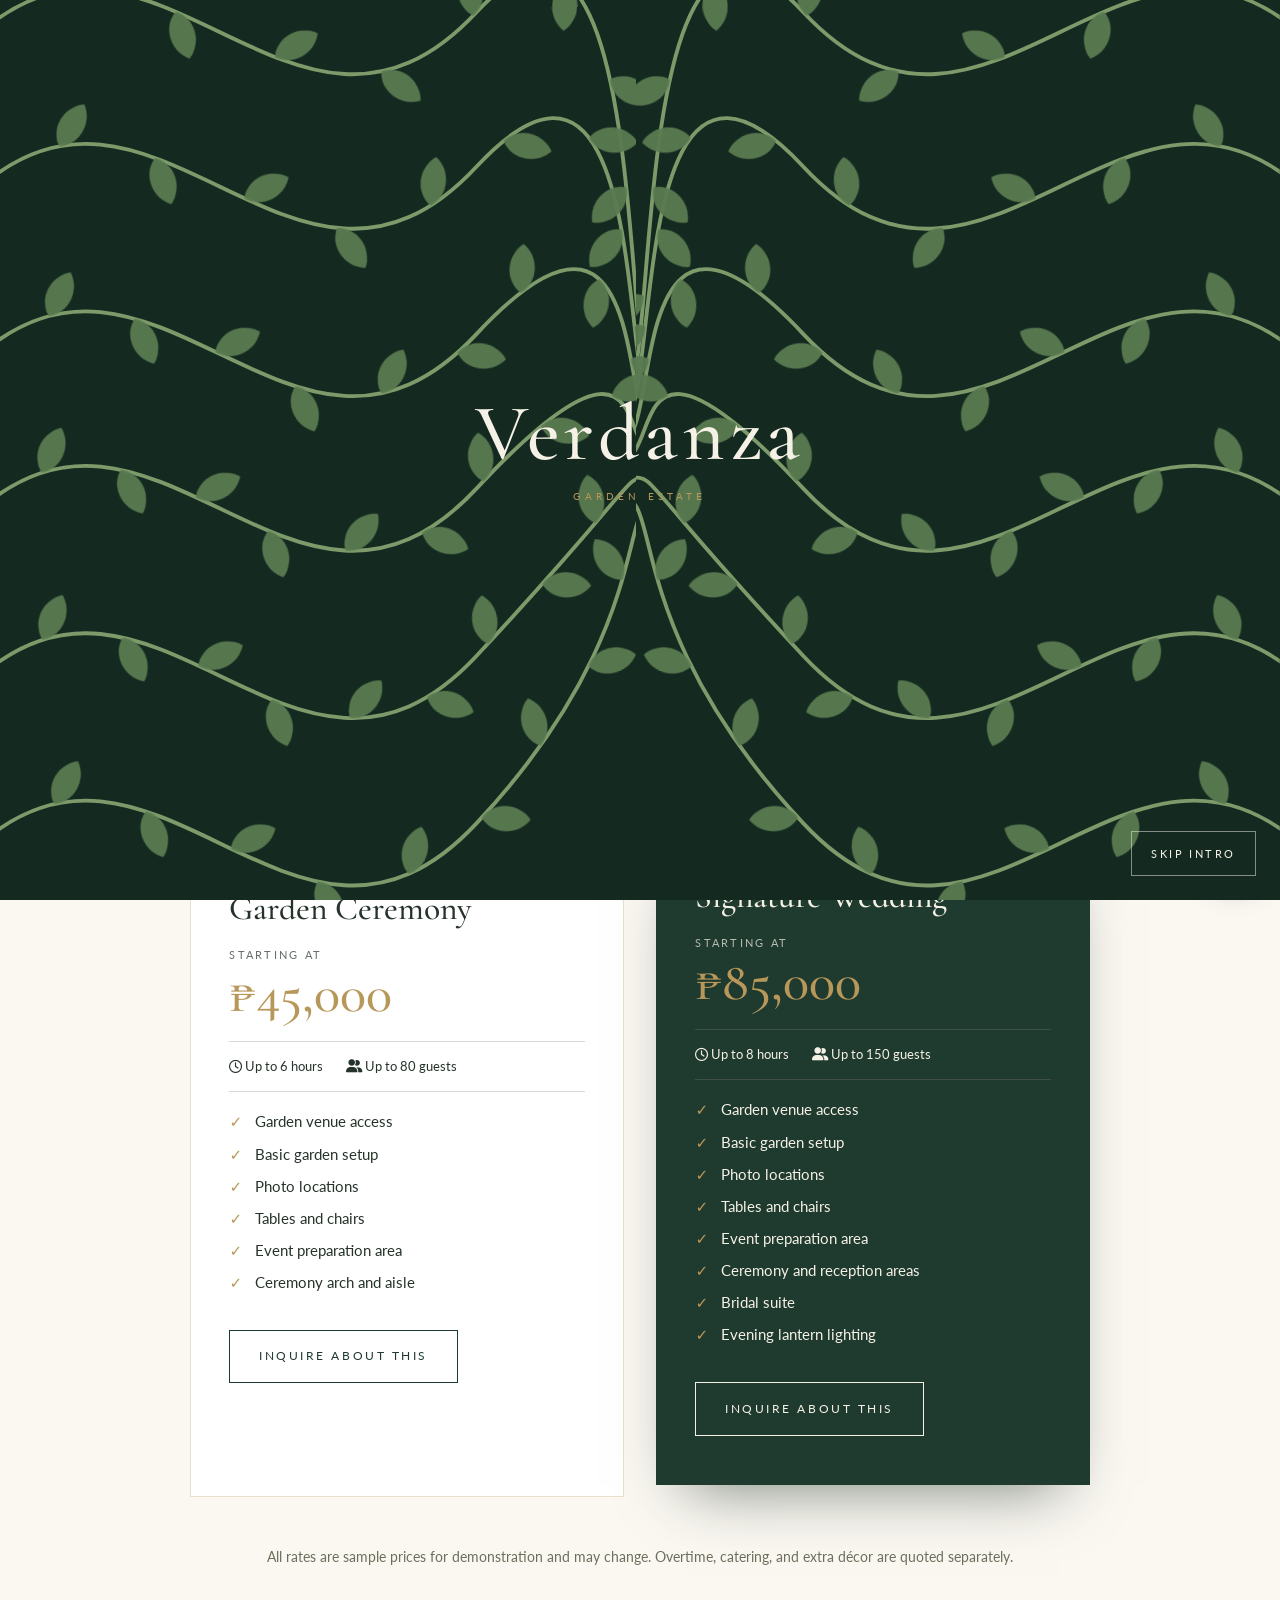
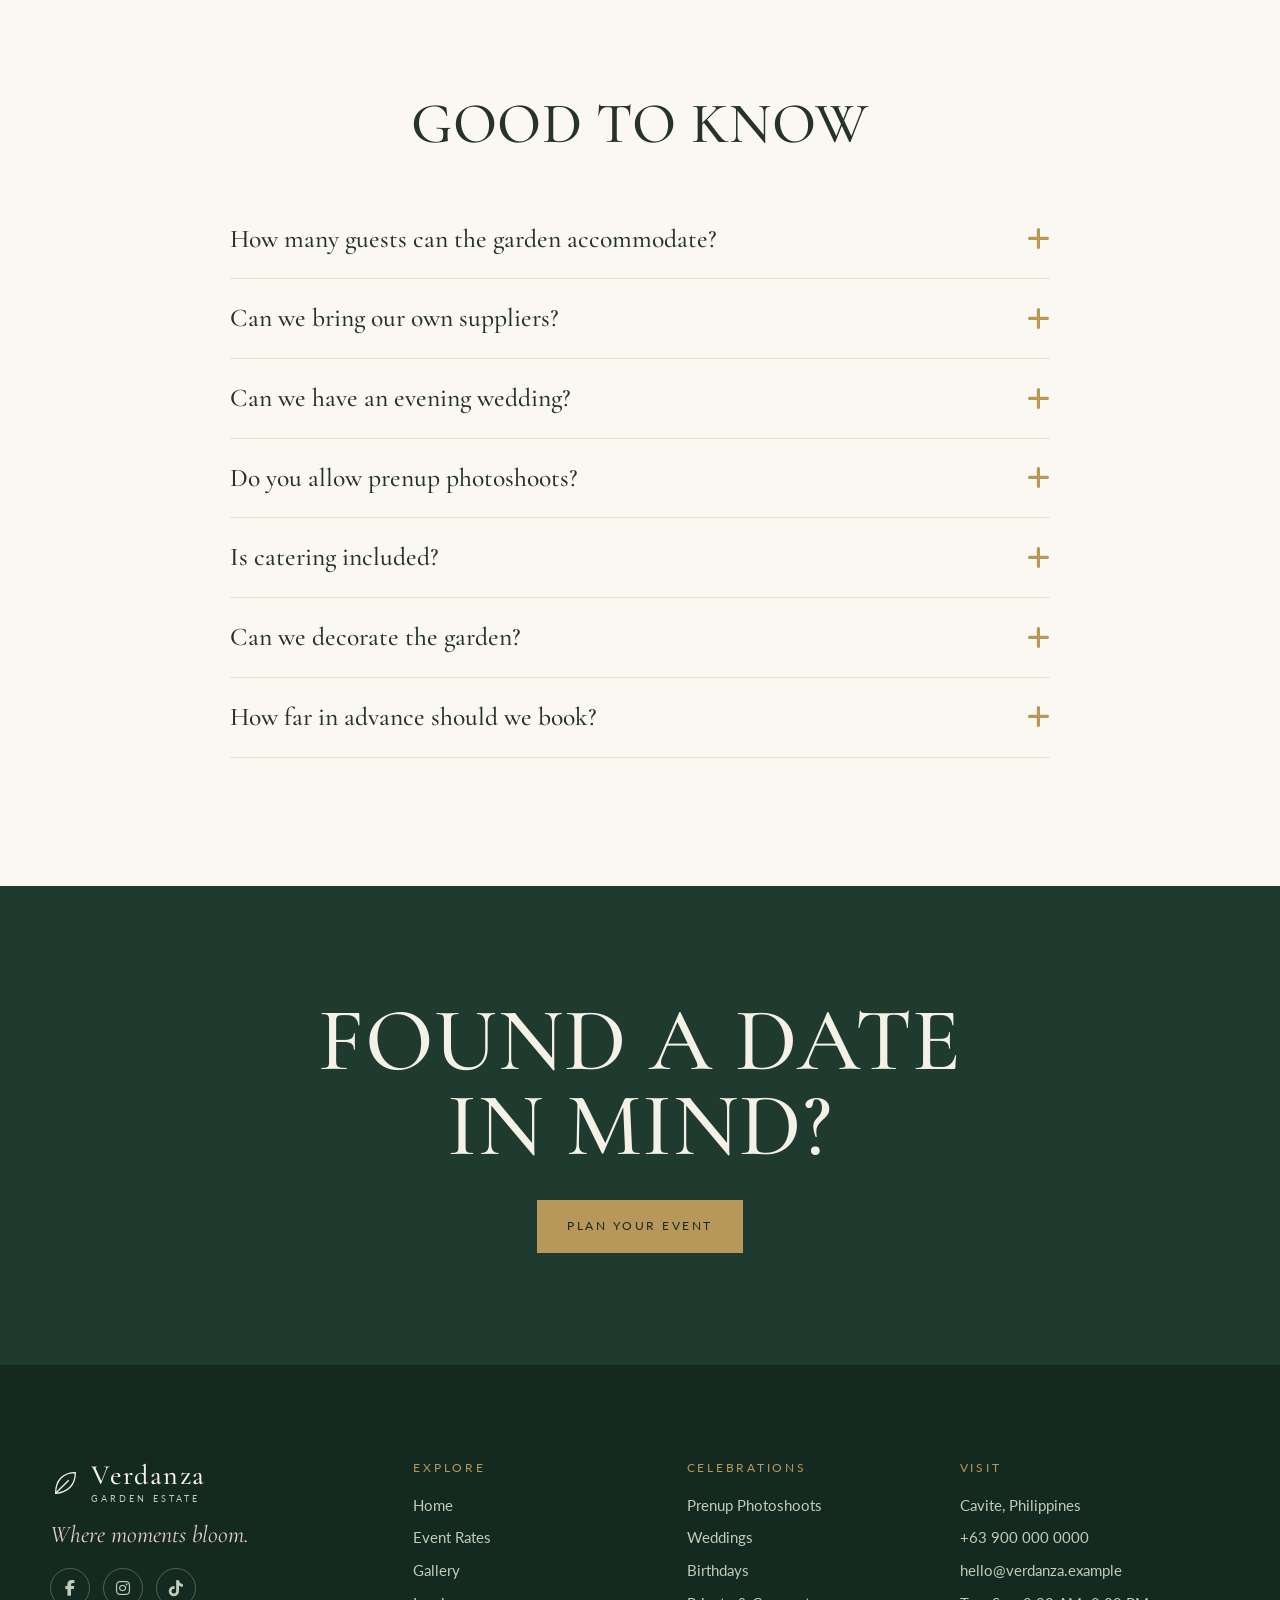
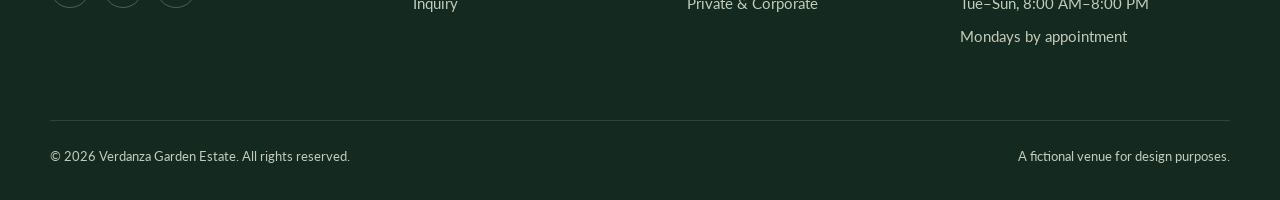
<file: rates.html>
<!DOCTYPE html>
<html lang="en">

<head>
  <meta charset="utf-8">
  <meta name="viewport" content="width=device-width,initial-scale=1">
  <title>Event Rates | Verdanza Garden Estate</title>
  <meta name="description"
    content="Sample starting rates for garden weddings, prenup sessions, birthdays and private events at Verdanza Garden Estate.">
  <meta name="theme-color" content="#142a20">
  <script>document.documentElement.classList.add('js'); try { if (!sessionStorage.getItem('vg') && !matchMedia('(prefers-reduced-motion:reduce)').matches) document.documentElement.classList.add('pending') } catch (e) { }</script>
  <link rel="preconnect" href="https://fonts.googleapis.com">
  <link rel="preconnect" href="https://fonts.gstatic.com" crossorigin>
  <link
    href="https://fonts.googleapis.com/css2?family=Cormorant+Garamond:ital,wght@0,400;0,500;0,600;1,400;1,500&family=Lato:wght@300;400;700&display=swap"
    rel="stylesheet">
  <link rel="stylesheet" href="https://cdnjs.cloudflare.com/ajax/libs/font-awesome/6.5.1/css/all.min.css">
  <link rel="stylesheet" href="css/style.css">
</head>

<body data-page="rates">
  <a class="skip-link" href="#main">Skip to content</a>
  <div id="site-header"></div>
  <main id="main">
    <header class="phead">
      <div class="deco-wrap r" data-deco></div>
      <div class="wrap">
        <h1 class="display">Choose your<br>celebration.</h1>
        <p class="lead">Sample starting rates in Philippine Peso. Final quotes depend on date, guest count, and setup.
        </p>
      </div>
    </header>
    <section class="wrap rates">
      <div class="tabs" role="tablist" aria-label="Event type">
        <button class="tab" role="tab" data-cat="wedding" aria-selected="true">Weddings</button>
        <button class="tab" role="tab" data-cat="prenup" aria-selected="false">Prenup</button>
        <button class="tab" role="tab" data-cat="birthday" aria-selected="false">Birthdays</button>
        <button class="tab" role="tab" data-cat="private" aria-selected="false">Private events</button>
      </div>
      <p class="cat-blurb" id="blurb"></p>
      <div id="panel" role="tabpanel" aria-live="polite"></div>
      <p class="note">All rates are sample prices for demonstration and may change. Overtime, catering, and extra décor
        are quoted separately.</p>
    </section>
    <section class="wrap faq-sec" aria-labelledby="faq-h">
      <h2 class="display center sm" id="faq-h">Good to know</h2>
      <div class="faq" id="faq"></div>
    </section>
    <section class="cta-band">
      <div class="wrap">
        <h2 class="display">Found a date<br>in mind?</h2><a class="btn btn--solid" href="inquiry.html">Plan your
          event</a>
      </div>
    </section>
  </main>
  <div id="site-footer"></div>
  <script src="js/script.js" defer></script>
</body>

</html>
</file>
<file: css/style.css>
/* Verdanza Garden Estate — shared styles */
:root {
  --forest: #1f3a2e;
  --deep: #142a20;
  --sage: #9caf88;
  --olive: #6b705c;
  --cream: #f6f1e7;
  --warm: #fbf8f2;
  --beige: #e8dfcd;
  --gold: #b8985a;
  --blush: #e9cfc9;
  --ink: #26332b;
  --serif: 'Cormorant Garamond', Georgia, serif;
  --sans: 'Lato', system-ui, sans-serif;
  --ease: cubic-bezier(.22, .7, .2, 1)
}

* {
  box-sizing: border-box;
  margin: 0;
  padding: 0
}

html {
  scroll-behavior: smooth
}

html.locked {
  overflow: hidden
}

html.pending body::before {
  content: "";
  position: fixed;
  inset: 0;
  background: var(--deep);
  z-index: 998
}

body {
  font: 400 1rem/1.8 var(--sans);
  color: var(--ink);
  background: var(--warm);
  overflow-x: hidden
}

img {
  display: block;
  max-width: 100%
}

a {
  color: inherit;
  text-decoration: none
}

button,
input,
select,
textarea {
  font: inherit;
  color: inherit
}

button {
  cursor: pointer;
  border: 0;
  background: none
}

ul {
  list-style: none
}

:focus-visible {
  outline: 2px solid var(--gold);
  outline-offset: 3px
}

h1,
h2,
h3 {
  font-family: var(--serif);
  font-weight: 500;
  line-height: 1.02
}

.wrap {
  width: min(1180px, 100% - 3rem);
  margin-inline: auto
}

.skip-link {
  position: absolute;
  left: -999px;
  top: 0;
  background: var(--gold);
  color: var(--deep);
  padding: .7rem 1rem;
  z-index: 2000
}

.skip-link:focus {
  left: 0
}

.display {
  font-size: clamp(2.9rem, 7vw, 6rem);
  text-transform: uppercase;
  letter-spacing: .01em;
  line-height: .95
}

.display.sm {
  font-size: clamp(2.2rem, 4.5vw, 3.6rem)
}

.center {
  text-align: center
}

.lead {
  font: italic 400 clamp(1.35rem, 2.2vw, 1.7rem)/1.45 var(--serif)
}

.mini {
  font-size: .74rem;
  letter-spacing: .2em;
  text-transform: uppercase;
  color: var(--gold);
  margin-bottom: 1rem
}

.ph {
  position: relative;
  overflow: hidden;
  background: linear-gradient(140deg, var(--sage), var(--olive))
}

.ph img,
.px img {
  width: 100%;
  height: 100%;
  object-fit: cover
}

img.bad {
  opacity: 0
}

.px {
  position: absolute;
  inset: -14% 0
}

.link {
  display: inline-block;
  margin-top: 1.2rem;
  font-size: .76rem;
  letter-spacing: .18em;
  text-transform: uppercase;
  border-bottom: 1px solid var(--gold);
  padding-bottom: .2rem
}

.link i {
  transition: transform .4s var(--ease);
  margin-left: .4rem
}

.link:hover i {
  transform: translateX(6px)
}

/* buttons */
.btn {
  display: inline-block;
  padding: .95rem 1.8rem;
  border: 1px solid currentColor;
  font-size: .72rem;
  letter-spacing: .22em;
  text-transform: uppercase;
  transition: .4s var(--ease)
}

.btn:hover {
  background: var(--cream);
  color: var(--forest);
  border-color: var(--cream)
}

.btn--solid {
  background: var(--gold);
  border-color: var(--gold);
  color: var(--deep)
}

.btn--solid:hover {
  background: var(--cream);
  border-color: var(--cream)
}

.btn--dark {
  color: var(--forest)
}

.btn--dark:hover {
  background: var(--forest);
  color: var(--cream);
  border-color: var(--forest)
}

.btn--sm {
  padding: .7rem 1.2rem
}

.btn.big {
  padding: 1.15rem 2.6rem
}

/* nav */
.nav {
  position: fixed;
  inset: 0 0 auto;
  z-index: 50;
  padding: 1.4rem 0;
  color: var(--cream);
  transition: background .5s, padding .5s, box-shadow .5s, opacity 1.4s
}

.nav.solid {
  background: rgba(20, 42, 32, .9);
  backdrop-filter: blur(14px);
  -webkit-backdrop-filter: blur(14px);
  padding: .7rem 0;
  box-shadow: 0 1px 0 rgba(255, 255, 255, .08)
}

.nav-in {
  display: flex;
  align-items: center;
  justify-content: space-between;
  width: min(1280px, 100% - 3rem);
  margin: auto
}

.logo {
  display: flex;
  align-items: center;
  gap: .7rem;
  position: relative;
  z-index: 3
}

.logo span {
  display: flex;
  flex-direction: column;
  font: 500 1.75rem/1 var(--serif);
  letter-spacing: .05em
}

.logo small {
  font: 400 .56rem/1 var(--sans);
  letter-spacing: .34em;
  text-transform: uppercase;
  margin-top: .4rem;
  opacity: .8
}

#menu {
  display: flex;
  align-items: center;
  gap: 2.2rem
}

#menu a:not(.btn) {
  position: relative;
  font-size: .74rem;
  letter-spacing: .2em;
  text-transform: uppercase;
  padding: .3rem 0
}

#menu a:not(.btn)::after {
  content: "";
  position: absolute;
  left: 0;
  right: 0;
  bottom: -2px;
  height: 1px;
  background: var(--gold);
  transform: scaleX(0);
  transform-origin: left;
  transition: transform .5s var(--ease)
}

#menu a:not(.btn):hover::after,
#menu a[aria-current]::after {
  transform: scaleX(1)
}

.burger {
  display: none;
  width: 44px;
  height: 44px;
  position: relative;
  z-index: 3
}

.burger span {
  position: absolute;
  left: 10px;
  right: 10px;
  height: 1.5px;
  background: currentColor;
  transition: .4s var(--ease)
}

.burger span:first-child {
  top: 18px
}

.burger span:last-child {
  top: 25px
}

.nav.open .burger span:first-child {
  top: 21px;
  transform: rotate(45deg)
}

.nav.open .burger span:last-child {
  top: 21px;
  transform: rotate(-45deg)
}

/* intro */
#intro {
  position: fixed;
  inset: 0;
  z-index: 999;
  color: var(--cream)
}

#intro .half {
  position: absolute;
  top: 0;
  bottom: 0;
  width: 50.3%;
  background: var(--deep);
  overflow: hidden;
  transition: transform 1.5s var(--ease)
}

#intro .l {
  left: 0
}

#intro .r {
  right: 0
}

#intro .r svg {
  transform: scaleX(-1)
}

#intro svg {
  position: absolute;
  inset: 0;
  width: 100%;
  height: 100%
}

#intro.open .l {
  transform: translateX(-101%)
}

#intro.open .r {
  transform: translateX(101%)
}

#intro.fast .half {
  transition-duration: .7s
}

.intro-mark {
  position: absolute;
  inset: 0;
  display: grid;
  place-content: center;
  text-align: center;
  z-index: 2;
  opacity: 0;
  animation: fadein 1.2s .7s forwards;
  transition: opacity .6s
}

.intro-mark span {
  font: 500 clamp(2.6rem, 8vw, 5rem)/1 var(--serif);
  letter-spacing: .06em
}

.intro-mark small {
  font-size: .65rem;
  letter-spacing: .4em;
  text-transform: uppercase;
  margin-top: .8rem;
  color: var(--gold)
}

#intro.open .intro-mark {
  animation: none;
  opacity: 0
}

.skip {
  position: absolute;
  right: 1.5rem;
  bottom: 1.5rem;
  z-index: 3;
  font-size: .7rem;
  letter-spacing: .22em;
  text-transform: uppercase;
  border: 1px solid rgba(246, 241, 231, .5);
  padding: .7rem 1.2rem;
  color: var(--cream);
  animation: fadein .8s forwards;
  opacity: 0;
  animation-delay: .8s
}

.vine {
  fill: none;
  stroke: #7d9a6a;
  stroke-width: 3;
  stroke-linecap: round;
  stroke-dasharray: 1;
  stroke-dashoffset: 1;
  animation: grow 1.6s var(--ease) forwards;
  animation-delay: var(--d)
}

.leaf {
  fill: #587a50;
  opacity: 0;
  transform-box: fill-box;
  transform-origin: 0 50%;
  animation: leaf .8s var(--ease) forwards;
  animation-delay: var(--d)
}

@keyframes grow {
  to {
    stroke-dashoffset: 0
  }
}

@keyframes leaf {
  from {
    opacity: 0;
    transform: rotate(var(--r)) scale(0)
  }

  to {
    opacity: .95;
    transform: rotate(var(--r)) scale(1)
  }
}

@keyframes fadein {
  to {
    opacity: 1
  }
}

/* hero */
.hero {
  position: relative;
  min-height: 100svh;
  display: grid;
  align-items: end;
  color: var(--cream);
  overflow: hidden;
  background: var(--deep)
}

.hero-bg {
  position: absolute;
  inset: 0;
  overflow: hidden
}

.hero-bg::after,
.feat-bg::after {
  content: "";
  position: absolute;
  inset: 0;
  background: linear-gradient(to top, rgba(20, 42, 32, .88), rgba(20, 42, 32, .2) 60%, rgba(20, 42, 32, .5))
}

.hero-in {
  position: relative;
  z-index: 2;
  padding: 9rem 0 6.5rem
}

.hero h1 {
  font-size: clamp(4rem, 15vw, 12rem);
  line-height: .86;
  text-transform: uppercase
}

.ln {
  display: block;
  overflow: hidden;
  padding-bottom: .04em
}

.ln span {
  display: block
}

.hero-sub {
  font: italic 400 clamp(1.3rem, 2.6vw, 1.9rem)/1.4 var(--serif);
  max-width: 30rem;
  margin: 1.8rem 0 2.2rem
}

.hero-cta {
  display: flex;
  gap: 1rem;
  flex-wrap: wrap
}

.scroll-cue {
  position: absolute;
  right: 2rem;
  bottom: 2rem;
  z-index: 2;
  animation: bob 2.4s ease-in-out infinite
}

@keyframes bob {
  50% {
    transform: translateY(8px)
  }
}

.js .ln span {
  transform: translateY(110%);
  transition: transform 1.5s var(--ease)
}

.js .ln:nth-child(2) span {
  transition-delay: .15s
}

.js .ln:nth-child(3) span {
  transition-delay: .3s
}

.js .hero-sub,
.js .hero-cta,
.js .scroll-cue {
  opacity: 0;
  transition: opacity 1.4s, transform 1.4s var(--ease)
}

.js .hero-sub {
  transform: translateY(20px);
  transition-delay: .7s
}

.js .hero-cta {
  transform: translateY(20px);
  transition-delay: 1s
}

.js .nav {
  opacity: 0;
  transition-delay: .4s, .4s, .4s, .4s
}

.ready .ln span {
  transform: none
}

.ready .hero-sub,
.ready .hero-cta {
  opacity: 1;
  transform: none
}

.ready .nav,
.ready .scroll-cue {
  opacity: 1
}

.petals {
  position: absolute;
  inset: 0;
  z-index: 1;
  pointer-events: none;
  overflow: hidden
}

.petal {
  position: absolute;
  top: -5%;
  width: var(--s);
  height: calc(var(--s)*1.4);
  background: var(--blush);
  border-radius: 80% 0 80% 0;
  opacity: .55;
  animation: fall var(--t) linear var(--w) infinite
}

@keyframes fall {
  to {
    transform: translate(var(--x), 110vh) rotate(540deg)
  }
}

/* story */
.story {
  display: grid;
  grid-template-columns: 1.1fr .9fr;
  gap: 7vw;
  padding: 9rem 0;
  align-items: center
}

.story-tx {
  position: relative
}

.story-tx p {
  margin-top: 1.4rem;
  max-width: 34rem
}

.story-tx .lead {
  margin-top: 2rem
}

.story-img {
  position: relative;
  padding-bottom: 3rem
}

.story-img .a {
  aspect-ratio: 4/5;
  border-radius: 50% 50% 0 0/38% 38% 0 0
}

.story-img .b {
  position: absolute;
  width: 46%;
  aspect-ratio: 1;
  left: -14%;
  bottom: 0;
  border: 10px solid var(--warm);
  border-radius: 50%
}

.deco {
  width: 90px;
  height: auto;
  color: var(--sage);
  animation: sway 7s ease-in-out infinite;
  transform-origin: 50% 100%
}

.deco-wrap {
  margin-bottom: 1rem
}

.deco-wrap.c {
  margin: 0 auto 1rem;
  width: 90px
}

.deco-wrap.r {
  position: absolute;
  right: 6vw;
  bottom: 0;
  width: 150px;
  opacity: .35;
  margin: 0
}

.deco-wrap.r .deco {
  width: 100%
}

@keyframes sway {
  50% {
    transform: rotate(3deg)
  }
}

/* events */
.events {
  padding: 3rem 0 6rem
}

.events h2 {
  margin-bottom: 6rem
}

.ev {
  display: grid;
  grid-template-columns: repeat(12, 1fr);
  gap: 2rem;
  align-items: center;
  margin-bottom: 7rem
}

.ev .ph {
  grid-column: 1/8;
  aspect-ratio: 4/3;
  display: block
}

.ev .ph img {
  transition: transform 1.6s var(--ease)
}

.ev .ph:hover img {
  transform: scale(1.07)
}

.ev .ph::after {
  content: "";
  position: absolute;
  inset: 14px;
  border: 1px solid transparent;
  transition: border-color .6s, inset .6s var(--ease);
  pointer-events: none
}

.ev .ph:hover::after {
  border-color: rgba(246, 241, 231, .8);
  inset: 22px
}

.ev .tx {
  grid-column: 8/13
}

.ev.rev .ph {
  grid-column: 6/13;
  grid-row: 1;
  aspect-ratio: 1/1;
  border-radius: 0 40% 0 0/0 30% 0 0
}

.ev.rev .tx {
  grid-column: 1/6;
  grid-row: 1;
  text-align: right
}

.ev .num {
  display: block;
  font: italic 400 5rem/1 var(--serif);
  color: var(--gold)
}

.ev h3 {
  font-size: clamp(2.2rem, 4vw, 3.4rem);
  margin: .4rem 0 1rem
}

.ev p {
  max-width: 24rem
}

.ev.rev p {
  margin-left: auto
}

/* stats */
.stats {
  background: var(--forest);
  color: var(--cream);
  padding: 6rem 0
}

.stats-g {
  display: grid;
  grid-template-columns: repeat(4, 1fr);
  text-align: center
}

.stats-g div {
  padding: 1rem;
  border-left: 1px solid rgba(255, 255, 255, .14)
}

.stats-g div:first-child {
  border: 0
}

.stats b {
  display: block;
  font: 500 clamp(3.6rem, 8vw, 6.5rem)/1 var(--serif)
}

.stats span {
  font-size: .72rem;
  letter-spacing: .24em;
  text-transform: uppercase;
  color: var(--sage)
}

/* why */
.why {
  display: grid;
  grid-template-columns: .8fr 1.2fr;
  gap: 6vw;
  padding: 9rem 0
}

.why-l {
  position: sticky;
  top: 7rem;
  align-self: start
}

.why-l p {
  margin-top: 1.5rem;
  max-width: 22rem
}

.why-list li {
  display: grid;
  grid-template-columns: 3.2rem 1fr;
  gap: 1.2rem;
  padding: 2rem 0;
  border-bottom: 1px solid var(--beige)
}

.why-list li:first-child {
  border-top: 1px solid var(--beige)
}

.why-list i {
  color: var(--gold);
  font-size: 1.4rem;
  padding-top: .5rem
}

.why-list h3 {
  font-size: 2rem;
  margin-bottom: .3rem
}

/* feature */
.feat {
  position: relative;
  min-height: 92vh;
  display: grid;
  align-items: center;
  overflow: hidden;
  background: var(--forest)
}

.feat-bg {
  position: absolute;
  inset: 0;
  overflow: hidden
}

.feat-card {
  position: relative;
  z-index: 2;
  background: var(--cream);
  max-width: 34rem;
  padding: 3.5rem;
  margin: 5rem 0 5rem max(1.5rem, calc((100% - 1180px)/2))
}

.feat-card p {
  margin: 1.2rem 0 2rem
}

/* testimonials */
.testi {
  background: var(--cream);
  padding: 8rem 0;
  text-align: center
}

.slides {
  display: grid;
  max-width: 52rem;
  margin: 0 auto
}

.slide {
  grid-area: 1/1;
  opacity: 0;
  visibility: hidden;
  transition: opacity .9s, visibility .9s
}

.slide.on {
  opacity: 1;
  visibility: visible
}

blockquote {
  font: italic 400 clamp(1.9rem, 4vw, 3rem)/1.2 var(--serif)
}

figcaption {
  margin-top: 1.6rem;
  font-size: .76rem;
  letter-spacing: .22em;
  text-transform: uppercase;
  color: var(--olive)
}

.ctrl {
  display: flex;
  justify-content: center;
  align-items: center;
  gap: 1.4rem;
  margin-top: 3rem
}

.ic {
  width: 46px;
  height: 46px;
  border: 1px solid var(--olive);
  border-radius: 50%;
  transition: .3s
}

.ic:hover {
  background: var(--forest);
  color: var(--cream)
}

.dots {
  display: flex;
  gap: .6rem
}

.dots button {
  width: 10px;
  height: 10px;
  border-radius: 50%;
  border: 1px solid var(--olive);
  padding: 0
}

.dots button[aria-selected=true] {
  background: var(--gold);
  border-color: var(--gold)
}

/* cta band */
.cta-band {
  background: var(--forest);
  color: var(--cream);
  padding: 7rem 0;
  text-align: center
}

.cta-band p {
  margin: 1.4rem auto 2rem;
  max-width: 28rem;
  font: italic 1.5rem/1.4 var(--serif)
}

.cta-band .display {
  margin-bottom: 2rem
}

/* page head */
.phead {
  position: relative;
  background: var(--forest);
  color: var(--cream);
  padding: 11rem 0 5.5rem;
  overflow: hidden
}

.phead .lead {
  margin-top: 1.8rem;
  max-width: 34rem;
  color: var(--blush)
}

.phead .display {
  font-size: clamp(3rem, 9vw, 7.5rem)
}

.phead .deco {
  color: var(--sage)
}

/* rates */
.rates {
  padding: 5rem 0 3rem
}

.tabs,
.filters {
  display: flex;
  gap: .6rem;
  flex-wrap: wrap;
  justify-content: center
}

.tab {
  padding: .8rem 1.5rem;
  border: 1px solid var(--olive);
  font-size: .72rem;
  letter-spacing: .2em;
  text-transform: uppercase;
  transition: .3s
}

.tab:hover {
  background: var(--beige)
}

.tab[aria-selected=true],
.tab[aria-pressed=true] {
  background: var(--forest);
  color: var(--cream);
  border-color: var(--forest)
}

.cat-blurb {
  text-align: center;
  font: italic 1.6rem/1.4 var(--serif);
  max-width: 38rem;
  margin: 2.5rem auto 3rem;
  transition: opacity .35s, transform .35s
}

#panel {
  display: grid;
  grid-template-columns: repeat(auto-fit, minmax(min(100%, 340px), 1fr));
  gap: 2rem;
  transition: opacity .35s, transform .35s;
  max-width: 900px;
  margin: auto
}

#panel.swap,
.cat-blurb.swap {
  opacity: 0;
  transform: translateY(14px)
}

.pkg {
  position: relative;
  padding: 3rem 2.4rem;
  border: 1px solid var(--beige);
  background: #fff
}

.pkg.pop {
  background: var(--forest);
  color: var(--cream);
  border-color: var(--forest);
  transform: translateY(-12px);
  box-shadow: 0 30px 60px -30px rgba(20, 42, 32, .6)
}

.badge {
  position: absolute;
  top: -.8rem;
  left: 2.4rem;
  background: var(--gold);
  color: var(--deep);
  font-size: .66rem;
  letter-spacing: .22em;
  padding: .35rem .9rem;
  text-transform: uppercase
}

.pkg h3 {
  font-size: 2.1rem
}

.pkg .from {
  font-size: .7rem;
  letter-spacing: .2em;
  text-transform: uppercase;
  opacity: .7;
  margin-top: 1.2rem
}

.pkg .price {
  font: 500 3.4rem/1.1 var(--serif);
  color: var(--gold)
}

.pkg .meta {
  display: flex;
  gap: 1.4rem;
  flex-wrap: wrap;
  font-size: .82rem;
  margin: 1rem 0;
  padding: .8rem 0;
  border-block: 1px solid rgba(128, 128, 110, .3)
}

.pkg li {
  padding-left: 1.6rem;
  position: relative;
  margin: .3rem 0;
  font-size: .95rem
}

.pkg li::before {
  content: "✓";
  position: absolute;
  left: 0;
  color: var(--gold)
}

.pkg .btn {
  margin-top: 1.8rem
}

.pkg:not(.pop) .btn {
  color: var(--forest)
}

.pkg:not(.pop) .btn:hover {
  background: var(--forest);
  color: var(--cream);
  border-color: var(--forest)
}

.note {
  text-align: center;
  font-size: .85rem;
  color: var(--olive);
  margin-top: 3rem
}

.faq-sec {
  padding: 5rem 0 8rem
}

.faq-sec h2 {
  margin-bottom: 3rem
}

.faq {
  max-width: 820px;
  margin: auto
}

.faq-item {
  border-bottom: 1px solid var(--beige)
}

.faq-item h3 {
  font-size: inherit
}

.faq-q {
  display: flex;
  justify-content: space-between;
  align-items: center;
  gap: 1rem;
  width: 100%;
  text-align: left;
  padding: 1.5rem 0;
  font: 500 1.6rem/1.2 var(--serif)
}

.faq-q i {
  transition: transform .5s var(--ease);
  color: var(--gold);
  flex: none
}

.faq-q[aria-expanded=true] i {
  transform: rotate(45deg)
}

.faq-a {
  display: grid;
  grid-template-rows: 0fr;
  transition: grid-template-rows .5s var(--ease)
}

.faq-a.open {
  grid-template-rows: 1fr
}

.faq-a>div {
  overflow: hidden
}

.faq-a p {
  padding-bottom: 1.5rem;
  max-width: 40rem
}

/* gallery */
.gal {
  padding: 4.5rem 0 7rem
}

.mason {
  display: grid;
  grid-template-columns: repeat(4, 1fr);
  grid-auto-rows: 140px;
  grid-auto-flow: dense;
  gap: 14px;
  margin-top: 3rem;
  transition: opacity .3s, transform .3s
}

.mason.out {
  opacity: 0;
  transform: scale(.98)
}

.gi {
  position: relative;
  overflow: hidden;
  cursor: zoom-in;
  grid-row: span 2;
  padding: 0;
  display: block;
  background: linear-gradient(140deg, var(--sage), var(--olive));
  animation: pop .8s var(--ease) both
}

.gi.t {
  grid-row: span 3
}

.gi.w {
  grid-column: span 2
}

.gi.b {
  grid-column: span 2;
  grid-row: span 3
}

.gi img {
  width: 100%;
  height: 100%;
  object-fit: cover;
  transition: transform 1.4s var(--ease)
}

.gi:hover img {
  transform: scale(1.07)
}

.gi span {
  position: absolute;
  left: 0;
  right: 0;
  bottom: 0;
  padding: 2.5rem 1rem .9rem;
  color: var(--cream);
  font: italic 1.15rem/1.2 var(--serif);
  text-align: left;
  background: linear-gradient(transparent, rgba(20, 42, 32, .8));
  opacity: 0;
  transition: opacity .5s
}

.gi:hover span,
.gi:focus-visible span {
  opacity: 1
}

.gi[hidden] {
  display: none
}

@keyframes pop {
  from {
    opacity: 0;
    transform: translateY(20px)
  }
}

.lb {
  position: fixed;
  inset: 0;
  z-index: 300;
  background: rgba(14, 28, 21, .96);
  display: grid;
  place-items: center;
  opacity: 0;
  visibility: hidden;
  transition: .4s;
  color: var(--cream)
}

.lb.on {
  opacity: 1;
  visibility: visible
}

.lb figure {
  text-align: center;
  padding: 0 4rem
}

.lb img {
  max-width: min(88vw, 1200px);
  max-height: 76vh;
  margin: auto;
  transition: opacity .35s
}

.lb img.sw {
  opacity: 0
}

.lb figcaption {
  color: var(--cream);
  margin-top: 1rem;
  text-transform: none;
  letter-spacing: 0;
  font: italic 1.4rem var(--serif)
}

.lb .cnt {
  display: block;
  font: 400 .72rem var(--sans);
  letter-spacing: .24em;
  color: var(--gold);
  margin-top: .4rem
}

.lb button {
  position: absolute;
  width: 48px;
  height: 48px;
  border: 1px solid rgba(246, 241, 231, .4);
  border-radius: 50%;
  transition: .3s
}

.lb button:hover {
  background: var(--cream);
  color: var(--deep)
}

.lb .x {
  top: 1.2rem;
  right: 1.2rem
}

.lb .p {
  left: 1.2rem;
  top: 50%
}

.lb .n {
  right: 1.2rem;
  top: 50%
}

/* inquiry */
.inq {
  display: grid;
  grid-template-columns: 1.3fr .7fr;
  gap: 5rem;
  padding: 6rem 0 8rem
}

.paper {
  background: #fff;
  padding: 3.5rem;
  border: 1px solid var(--beige);
  position: relative
}

.paper::before {
  content: "";
  position: absolute;
  inset: 10px;
  border: 1px solid var(--beige);
  pointer-events: none
}

.fg {
  display: grid;
  grid-template-columns: 1fr 1fr;
  gap: 1.8rem 2rem;
  margin-bottom: 2.5rem;
  position: relative
}

.f.full {
  grid-column: 1/-1
}

.f label {
  display: block;
  font-size: .7rem;
  letter-spacing: .22em;
  text-transform: uppercase;
  color: var(--olive)
}

.f input,
.f select,
.f textarea {
  width: 100%;
  background: transparent;
  border: 0;
  border-bottom: 1px solid #cfc7b3;
  padding: .6rem 0;
  font-size: 1rem;
  border-radius: 0;
  transition: border-color .4s, box-shadow .4s
}

.f textarea {
  border: 1px solid #cfc7b3;
  padding: 1rem;
  min-height: 11rem;
  resize: vertical;
  margin-top: .5rem
}

.f input:focus,
.f select:focus,
.f textarea:focus {
  outline: 0;
  border-color: var(--gold);
  box-shadow: 0 1px 0 var(--gold)
}

.f input:user-invalid,
.f select:user-invalid {
  border-color: #a4554a
}

.form-msg {
  margin-top: 1.2rem;
  font: italic 1.25rem var(--serif);
  color: var(--forest);
  min-height: 1.8rem
}

.side h2 {
  font-size: 2.3rem;
  margin: 2rem 0 .6rem
}

.arch {
  aspect-ratio: 3/4;
  border-radius: 999px 999px 0 0
}

.contact li {
  margin-top: .9rem;
  font-size: .95rem
}

.contact i {
  color: var(--gold);
  width: 1.6rem
}

/* footer */
.foot {
  background: var(--deep);
  color: #c3ccb9;
  padding: 6rem 0 2rem;
  position: relative;
  overflow: hidden
}

.foot-g {
  display: grid;
  grid-template-columns: 1.4fr 1fr 1fr 1.2fr;
  gap: 3rem
}

.foot h4 {
  font: 400 .72rem var(--sans);
  letter-spacing: .24em;
  text-transform: uppercase;
  color: var(--gold);
  margin-bottom: 1.1rem
}

.foot li {
  margin: .4rem 0;
  font-size: .92rem
}

.foot a:hover {
  color: var(--cream)
}

.foot .logo {
  color: var(--cream);
  margin-bottom: 1rem
}

.foot .tag {
  font: italic 1.5rem var(--serif);
  color: var(--blush)
}

.soc {
  display: flex;
  gap: .8rem;
  margin-top: 1.2rem
}

.soc a {
  width: 40px;
  height: 40px;
  border: 1px solid rgba(255, 255, 255, .25);
  border-radius: 50%;
  display: grid;
  place-items: center
}

.soc a:hover {
  background: var(--gold);
  color: var(--deep)
}

.copy {
  margin-top: 4rem;
  padding-top: 1.5rem;
  border-top: 1px solid rgba(255, 255, 255, .12);
  font-size: .8rem;
  display: flex;
  justify-content: space-between;
  gap: 1rem;
  flex-wrap: wrap
}

/* widget, top, cursor */
.bloom {
  position: fixed;
  right: 1.2rem;
  bottom: 1.2rem;
  z-index: 60
}

.bloom-btn {
  width: 3.5rem;
  height: 3.5rem;
  border-radius: 50%;
  background: var(--forest);
  color: var(--blush);
  display: grid;
  place-items: center;
  box-shadow: 0 10px 30px -8px rgba(20, 42, 32, .7);
  border: 1px solid var(--gold);
  transition: transform .6s var(--ease)
}

.bloom-btn:hover {
  transform: rotate(72deg) scale(1.06)
}

.bloom-card {
  position: absolute;
  right: 0;
  bottom: 4.5rem;
  width: min(20rem, calc(100vw - 2.4rem));
  background: var(--cream);
  padding: 1.7rem;
  border: 1px solid var(--gold);
  box-shadow: 0 20px 50px -20px rgba(20, 42, 32, .5);
  transform-origin: bottom right;
  transform: scale(.5) rotate(5deg);
  opacity: 0;
  visibility: hidden;
  transition: .55s var(--ease)
}

.bloom.open .bloom-card {
  transform: none;
  opacity: 1;
  visibility: visible
}

.bloom-card p {
  font: italic 1.3rem/1.35 var(--serif);
  min-height: 6rem;
  transition: opacity .3s
}

.bloom-card p.sw {
  opacity: 0
}

.bloom-card .again {
  margin-top: 1rem;
  font-size: .7rem;
  letter-spacing: .2em;
  text-transform: uppercase;
  border-bottom: 1px solid var(--gold)
}

.bloom-card .cl {
  position: absolute;
  top: .5rem;
  right: .7rem;
  width: 32px;
  height: 32px
}

.totop {
  position: fixed;
  right: 1.5rem;
  bottom: 5.7rem;
  z-index: 55;
  width: 44px;
  height: 44px;
  border-radius: 50%;
  background: var(--cream);
  color: var(--forest);
  border: 1px solid var(--sage);
  opacity: 0;
  visibility: hidden;
  transform: translateY(10px);
  transition: .4s
}

.totop.on {
  opacity: 1;
  visibility: visible;
  transform: none
}

.cur {
  position: fixed;
  top: 0;
  left: 0;
  width: 34px;
  height: 34px;
  margin: -17px 0 0 -17px;
  border: 1px solid var(--gold);
  border-radius: 50%;
  pointer-events: none;
  z-index: 1000;
  opacity: 0;
  transition: width .3s, height .3s, margin .3s, background .3s, opacity .3s
}

.cur.big {
  width: 64px;
  height: 64px;
  margin: -32px 0 0 -32px;
  background: rgba(184, 152, 90, .18)
}

/* reveal */
.js [data-r] {
  opacity: 0;
  transform: translateY(30px);
  transition: opacity 1.1s var(--ease), transform 1.1s var(--ease)
}

.js [data-r=right] {
  transform: translateX(40px)
}

.js [data-r].in {
  opacity: 1;
  transform: none
}

/* responsive */
@media(max-width:960px) {
  .burger {
    display: block
  }

  .nav.open {
    background: var(--deep);
    backdrop-filter: none;
    -webkit-backdrop-filter: none
  }

  #menu {
    position: fixed;
    inset: 0;
    background: var(--deep);
    flex-direction: column;
    justify-content: center;
    gap: 1.6rem;
    transform: translateY(-100%);
    visibility: hidden;
    transition: transform .7s var(--ease), visibility .7s;
    z-index: 2
  }

  .nav.open #menu {
    transform: none;
    visibility: visible
  }

  #menu a:not(.btn) {
    font: 500 2.4rem var(--serif);
    letter-spacing: .04em;
    text-transform: none
  }

  .story,
  .why,
  .inq {
    grid-template-columns: 1fr;
    gap: 3.5rem;
    padding-block: 5.5rem
  }

  .story-img {
    max-width: 480px;
    margin-left: 2rem
  }

  .why-l {
    position: static
  }

  .ev,
  .ev.rev {
    display: block;
    margin-bottom: 5rem
  }

  .ev .ph,
  .ev.rev .ph {
    aspect-ratio: 4/3;
    border-radius: 0
  }

  .ev.rev .tx {
    text-align: left
  }

  .ev.rev p {
    margin-left: 0
  }

  .ev .tx {
    padding-top: 1.2rem
  }

  .stats-g {
    grid-template-columns: 1fr 1fr;
    row-gap: 2rem
  }

  .stats-g div:nth-child(3) {
    border: 0
  }

  .foot-g {
    grid-template-columns: 1fr 1fr
  }

  .mason {
    grid-template-columns: repeat(2, 1fr);
    grid-auto-rows: 120px;
    gap: 10px
  }

  .gi.b,
  .gi.w {
    grid-column: span 2
  }

  .feat-card {
    margin: 4rem 1.5rem;
    padding: 2.4rem
  }

  .pkg.pop {
    transform: none
  }

  .paper {
    padding: 2.2rem 1.5rem
  }

  .fg {
    grid-template-columns: 1fr
  }

  .side {
    max-width: 420px
  }

  .deco-wrap.r {
    width: 90px;
    opacity: .25
  }
}

@media(max-width:560px) {
  .hero-in {
    padding-bottom: 5rem
  }

  .hero-cta .btn {
    flex: 1;
    text-align: center;
    padding-inline: 1rem
  }

  .foot-g {
    grid-template-columns: 1fr
  }

  .lb figure {
    padding: 0 .5rem
  }

  .lb .p,
  .lb .n {
    top: auto;
    bottom: 1.2rem
  }

  .lb .p {
    left: calc(50% - 60px)
  }

  .lb .n {
    right: calc(50% - 60px)
  }

  .scroll-cue {
    display: none
  }

  .totop {
    right: 1.2rem
  }
}

@media(prefers-reduced-motion:reduce) {

  *,
  *::before,
  *::after {
    animation-duration: .01ms !important;
    animation-iteration-count: 1 !important;
    transition-duration: .01ms !important;
    scroll-behavior: auto !important
  }

  .petals,
  .scroll-cue {
    display: none
  }
}
</file>
